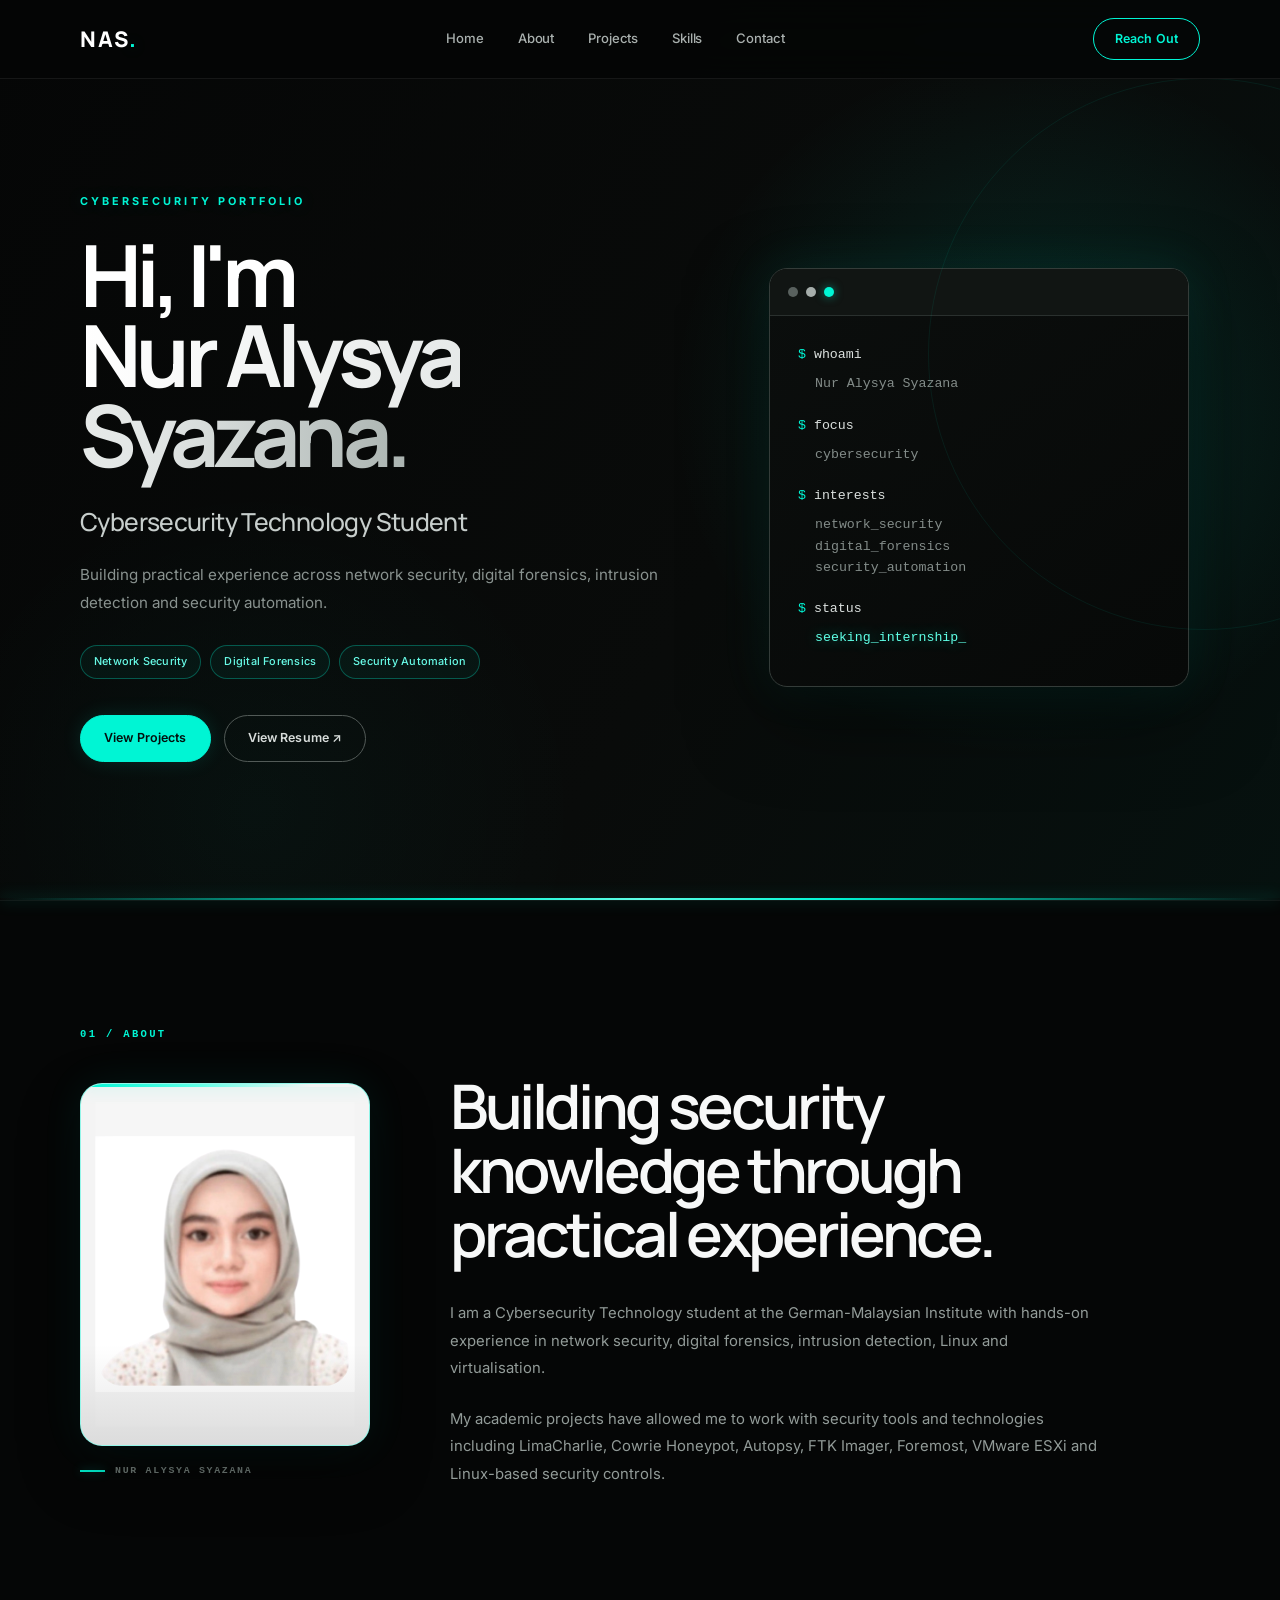
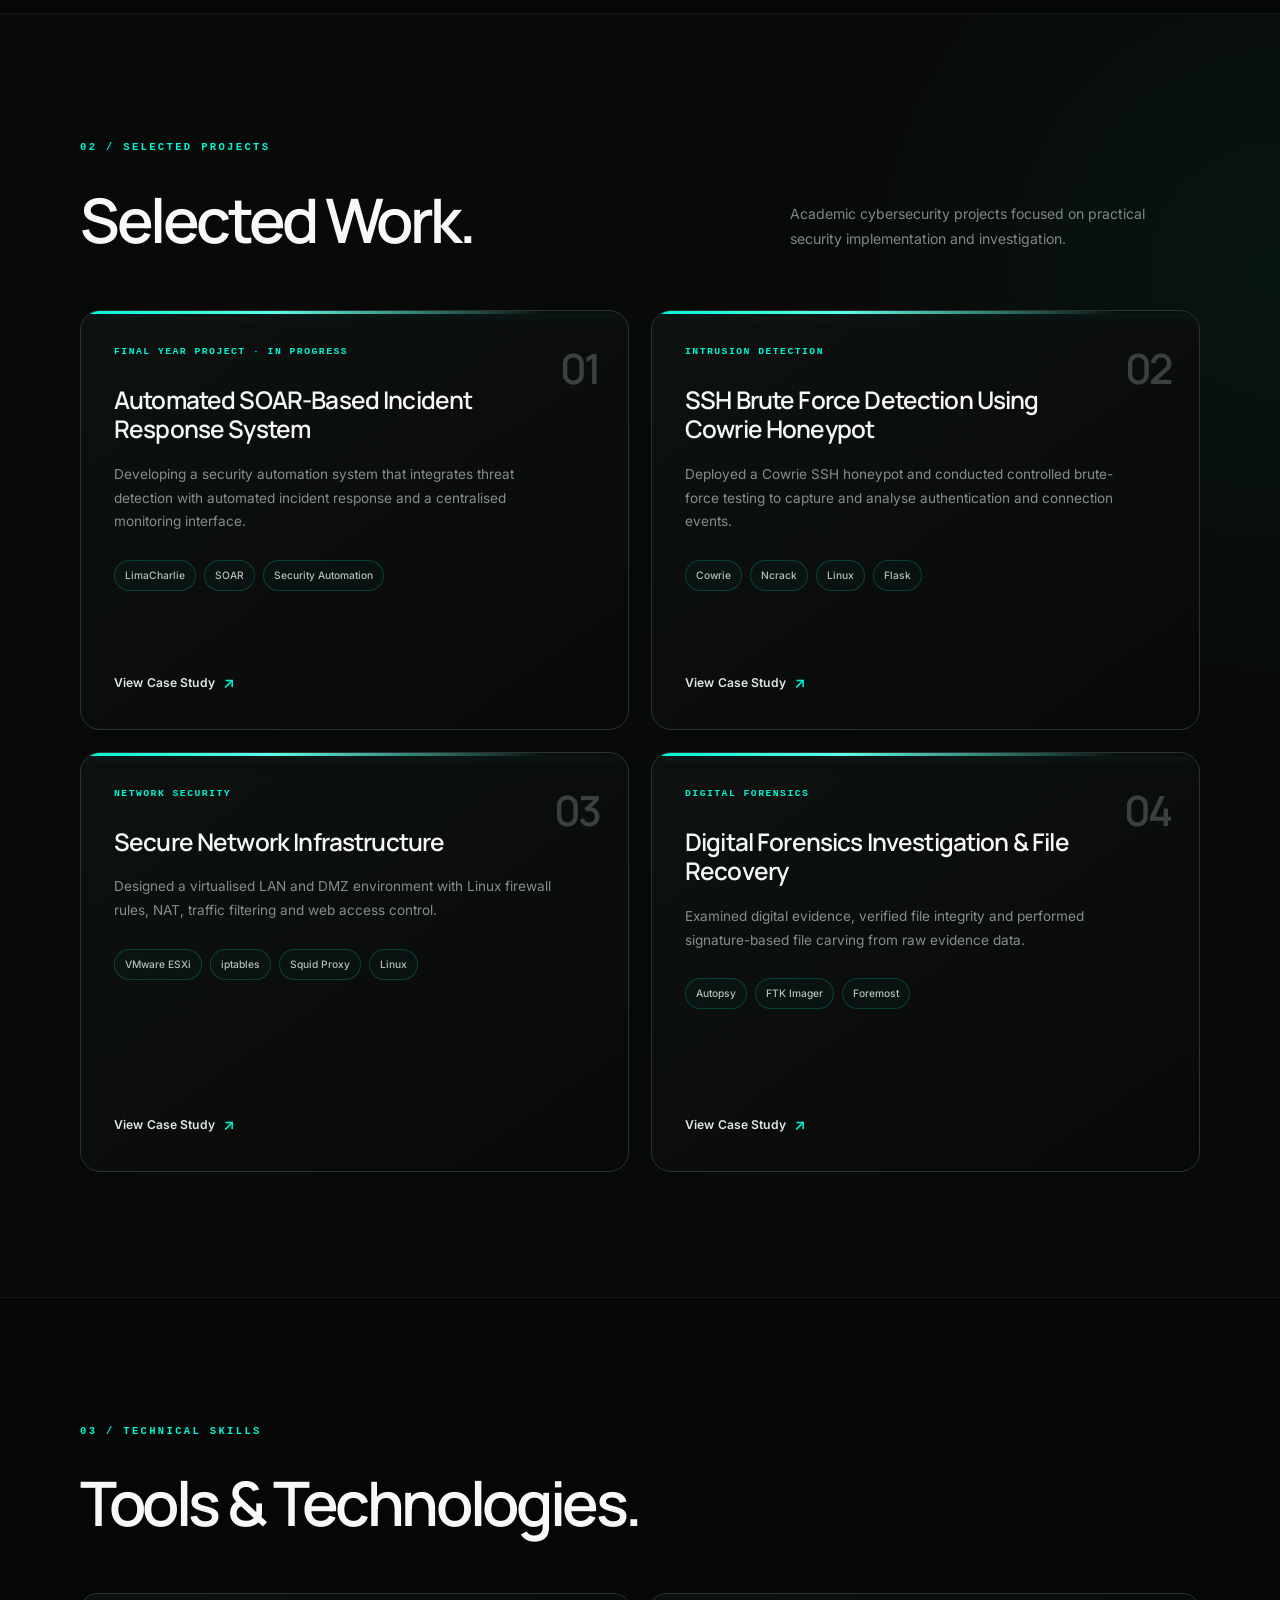
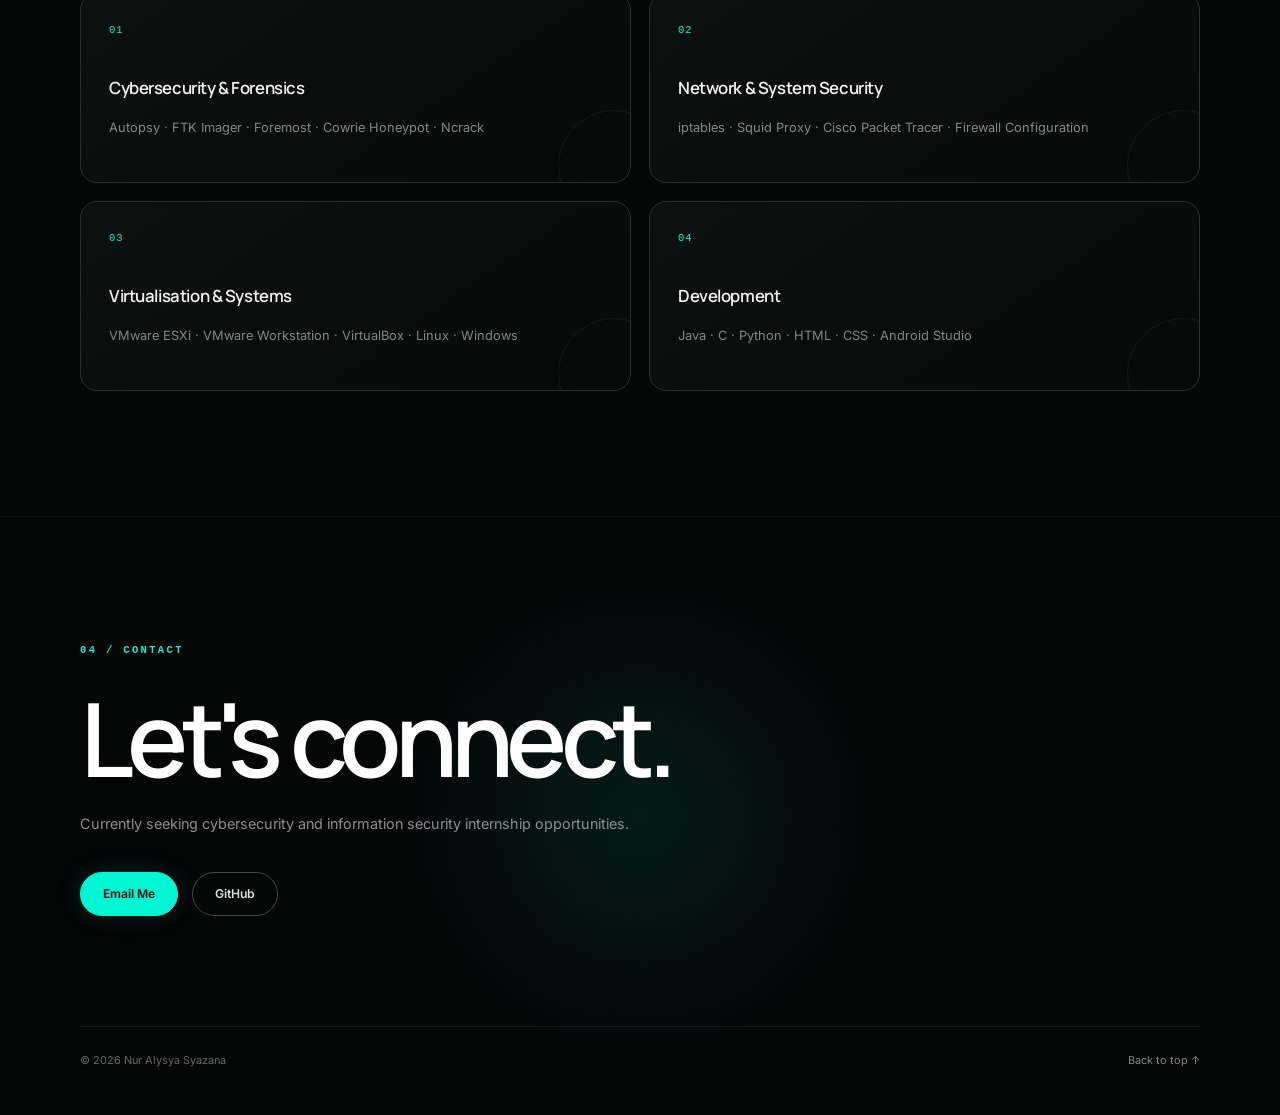
<file: index.html>
<!DOCTYPE html>
<html lang="en">

<head>
    <meta charset="UTF-8">
    <meta name="viewport" content="width=device-width, initial-scale=1.0">

    <!-- TYPOGRAPHY -->
    <link rel="preconnect" href="https://fonts.googleapis.com">
    <link rel="preconnect" href="https://fonts.gstatic.com" crossorigin>

    <link
        href="https://fonts.googleapis.com/css2?family=Inter:wght@400;500;600;700&family=Manrope:wght@400;500;600;700;800&display=swap"
        rel="stylesheet"
    >

    <!-- MAIN STYLESHEET -->
    <link rel="stylesheet" href="style.css">

    <title>Nur Alysya Syazana | Cybersecurity Portfolio</title>
</head>

<body>

    <!-- ========================================
         NAVIGATION
    ========================================= -->

    <nav class="navbar">

        <div class="container nav-container">

            <a href="#home" class="logo">
                NAS<span>.</span>
            </a>

            <div class="nav-links">
                <a href="#home">Home</a>
                <a href="#about">About</a>
                <a href="#projects">Projects</a>
                <a href="#skills">Skills</a>
                <a href="#contact">Contact</a>
            </div>

            <a href="#contact" class="nav-contact">
                Reach Out
            </a>

        </div>

    </nav>


    <!-- ========================================
         HOME
    ========================================= -->

    <section class="hero" id="home">

        <div class="container hero-grid">

            <div class="hero-content">

                <p class="eyebrow">
                    CYBERSECURITY PORTFOLIO
                </p>

                <h1>
                    Hi, I'm<br>
                    <span>Nur Alysya Syazana.</span>
                </h1>

                <h2>
                    Cybersecurity Technology Student
                </h2>

                <p class="hero-description">
                    Building practical experience across network security,
                    digital forensics, intrusion detection and security automation.
                </p>

                <div class="hero-tags">
                    <span>Network Security</span>
                    <span>Digital Forensics</span>
                    <span>Security Automation</span>
                </div>

                <div class="hero-buttons">

                    <a href="#projects" class="btn btn-primary">
                        View Projects
                    </a>

                    <a
                        href="Nur%20Alysya%20Syazana%20Resume.pdf"
                        class="btn btn-secondary"
                        target="_blank"
                        rel="noopener noreferrer"
                    >
                        View Resume ↗
                    </a>

                </div>

            </div>


            <!-- TERMINAL -->

            <div class="hero-visual">

                <div class="terminal-card">

                    <div class="terminal-top">
                        <span></span>
                        <span></span>
                        <span></span>
                    </div>

                    <div class="terminal-content">

                        <p>
                            <span class="terminal-symbol">$</span>
                            whoami
                        </p>

                        <p class="terminal-answer">
                            Nur Alysya Syazana
                        </p>

                        <p>
                            <span class="terminal-symbol">$</span>
                            focus
                        </p>

                        <p class="terminal-answer">
                            cybersecurity
                        </p>

                        <p>
                            <span class="terminal-symbol">$</span>
                            interests
                        </p>

                        <p class="terminal-answer">
                            network_security<br>
                            digital_forensics<br>
                            security_automation
                        </p>

                        <p>
                            <span class="terminal-symbol">$</span>
                            status
                        </p>

                        <p class="terminal-active">
                            seeking_internship_
                        </p>

                    </div>

                </div>

            </div>

        </div>

    </section>


    <!-- ========================================
         ABOUT
    ========================================= -->

    <section class="section" id="about">

        <div class="container">

            <p class="section-number">
                01 / ABOUT
            </p>

            <div class="about-profile-grid">

                <!-- PROFILE PHOTO -->

                <div class="profile-photo-wrapper">

                    <div class="profile-photo">

                        <img
                            src="profile.png"
                            alt="Nur Alysya Syazana"
                        >

                    </div>

                    <div class="profile-label">

                        <span></span>

                        NUR ALYSYA SYAZANA

                    </div>

                </div>


                <!-- ABOUT CONTENT -->

                <div class="about-content">

                    <h2 class="section-title">
                        Building security knowledge
                        through practical experience.
                    </h2>

                    <div class="about-text">

                        <p>
                            I am a Cybersecurity Technology student at the
                            German-Malaysian Institute with hands-on experience
                            in network security, digital forensics, intrusion
                            detection, Linux and virtualisation.
                        </p>

                        <p>
                            My academic projects have allowed me to work with
                            security tools and technologies including LimaCharlie,
                            Cowrie Honeypot, Autopsy, FTK Imager, Foremost,
                            VMware ESXi and Linux-based security controls.
                        </p>

                    </div>

                </div>

            </div>

        </div>

    </section>


    <!-- ========================================
         PROJECTS
    ========================================= -->

    <section class="section projects-section" id="projects">

        <div class="container">

            <p class="section-number">
                02 / SELECTED PROJECTS
            </p>

            <div class="section-heading">

                <h2 class="section-title">
                    Selected Work.
                </h2>

                <p>
                    Academic cybersecurity projects focused on practical
                    security implementation and investigation.
                </p>

            </div>


            <div class="project-grid">

                <!-- PROJECT 01 -->

                <article class="project-card">

                    <div class="project-number">
                        01
                    </div>

                    <p class="project-status">
                        FINAL YEAR PROJECT · IN PROGRESS
                    </p>

                    <h3>
                        Automated SOAR-Based
                        Incident Response System
                    </h3>

                    <p class="project-description">
                        Developing a security automation system that integrates
                        threat detection with automated incident response and
                        a centralised monitoring interface.
                    </p>

                    <div class="project-tools">
                        <span>LimaCharlie</span>
                        <span>SOAR</span>
                        <span>Security Automation</span>
                    </div>

                    <a href="#" class="project-link">
                        View Case Study
                        <span>↗</span>
                    </a>

                </article>


                <!-- PROJECT 02 -->

                <article class="project-card">

                    <div class="project-number">
                        02
                    </div>

                    <p class="project-status">
                        INTRUSION DETECTION
                    </p>

                    <h3>
                        SSH Brute Force Detection
                        Using Cowrie Honeypot
                    </h3>

                    <p class="project-description">
                        Deployed a Cowrie SSH honeypot and conducted controlled
                        brute-force testing to capture and analyse authentication
                        and connection events.
                    </p>

                    <div class="project-tools">
                        <span>Cowrie</span>
                        <span>Ncrack</span>
                        <span>Linux</span>
                        <span>Flask</span>
                    </div>

                    <a href="#" class="project-link">
                        View Case Study
                        <span>↗</span>
                    </a>

                </article>


                <!-- PROJECT 03 -->

                <article class="project-card">

                    <div class="project-number">
                        03
                    </div>

                    <p class="project-status">
                        NETWORK SECURITY
                    </p>

                    <h3>
                        Secure Network
                        Infrastructure
                    </h3>

                    <p class="project-description">
                        Designed a virtualised LAN and DMZ environment with
                        Linux firewall rules, NAT, traffic filtering and
                        web access control.
                    </p>

                    <div class="project-tools">
                        <span>VMware ESXi</span>
                        <span>iptables</span>
                        <span>Squid Proxy</span>
                        <span>Linux</span>
                    </div>

                    <a href="#" class="project-link">
                        View Case Study
                        <span>↗</span>
                    </a>

                </article>


                <!-- PROJECT 04 -->

                <article class="project-card">

                    <div class="project-number">
                        04
                    </div>

                    <p class="project-status">
                        DIGITAL FORENSICS
                    </p>

                    <h3>
                        Digital Forensics
                        Investigation & File Recovery
                    </h3>

                    <p class="project-description">
                        Examined digital evidence, verified file integrity
                        and performed signature-based file carving from
                        raw evidence data.
                    </p>

                    <div class="project-tools">
                        <span>Autopsy</span>
                        <span>FTK Imager</span>
                        <span>Foremost</span>
                    </div>

                    <a href="#" class="project-link">
                        View Case Study
                        <span>↗</span>
                    </a>

                </article>

            </div>

        </div>

    </section>


    <!-- ========================================
         SKILLS
    ========================================= -->

    <section class="section" id="skills">

        <div class="container">

            <p class="section-number">
                03 / TECHNICAL SKILLS
            </p>

            <h2 class="section-title">
                Tools & Technologies.
            </h2>


            <div class="skills-grid">

                <!-- SKILL 01 -->

                <div class="skill-card">

                    <p>01</p>

                    <h3>
                        Cybersecurity & Forensics
                    </h3>

                    <span>
                        Autopsy · FTK Imager · Foremost ·
                        Cowrie Honeypot · Ncrack
                    </span>

                </div>


                <!-- SKILL 02 -->

                <div class="skill-card">

                    <p>02</p>

                    <h3>
                        Network & System Security
                    </h3>

                    <span>
                        iptables · Squid Proxy · Cisco Packet Tracer ·
                        Firewall Configuration
                    </span>

                </div>


                <!-- SKILL 03 -->

                <div class="skill-card">

                    <p>03</p>

                    <h3>
                        Virtualisation & Systems
                    </h3>

                    <span>
                        VMware ESXi · VMware Workstation ·
                        VirtualBox · Linux · Windows
                    </span>

                </div>


                <!-- SKILL 04 -->

                <div class="skill-card">

                    <p>04</p>

                    <h3>
                        Development
                    </h3>

                    <span>
                        Java · C · Python · HTML · CSS ·
                        Android Studio
                    </span>

                </div>

            </div>

        </div>

    </section>


    <!-- ========================================
         CONTACT
    ========================================= -->

    <section class="section contact-section" id="contact">

        <div class="container contact-container">

            <p class="section-number">
                04 / CONTACT
            </p>

            <h2>
                Let's connect.
            </h2>

            <p class="contact-description">
                Currently seeking cybersecurity and information security
                internship opportunities.
            </p>


            <div class="contact-links">

                <a href="mailto:alysya.nana@gmail.com">
                    Email Me
                </a>

                <a
                    href="https://github.com/Alysyazana19"
                    target="_blank"
                    rel="noopener noreferrer"
                >
                    GitHub
                </a>

            </div>


            <!-- FOOTER -->

            <div class="footer">

                <p>
                    © 2026 Nur Alysya Syazana
                </p>

                <a href="#home">
                    Back to top ↑
                </a>

            </div>

        </div>

    </section>

</body>

</html>
</file>
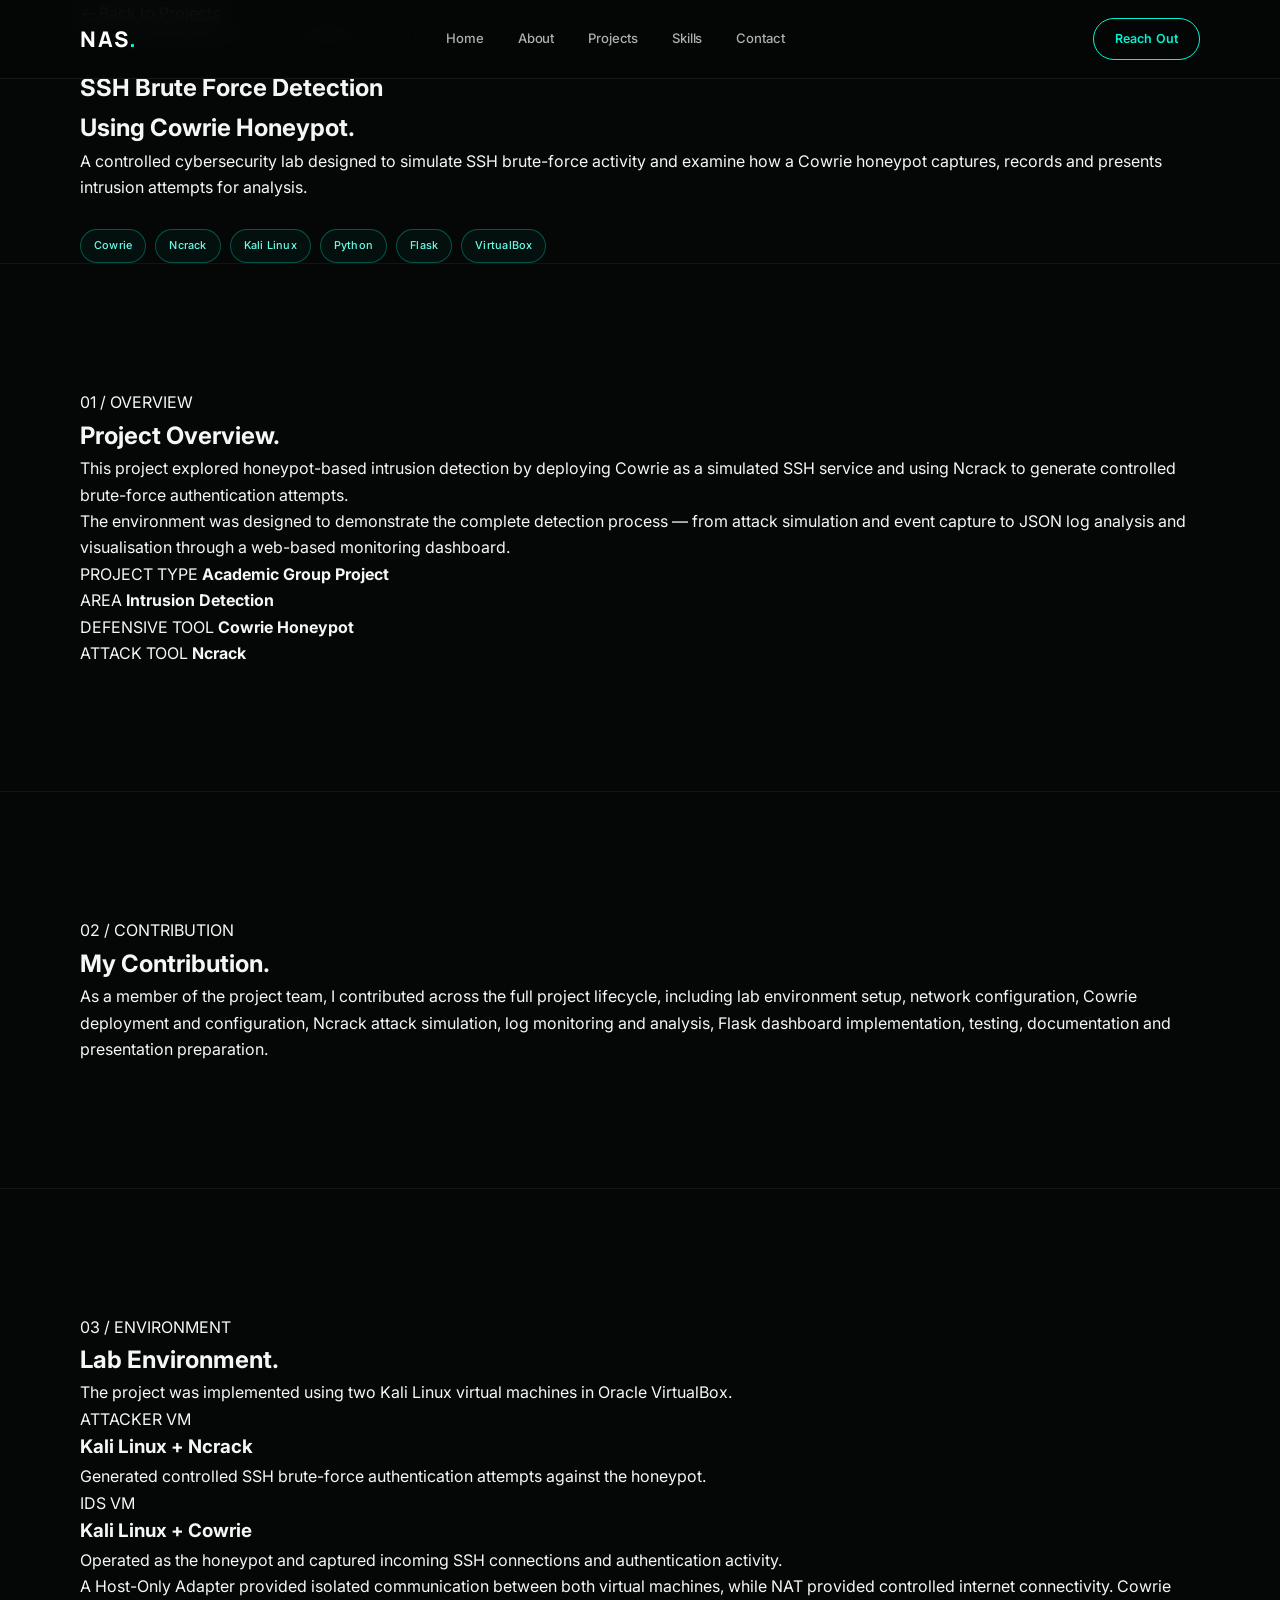
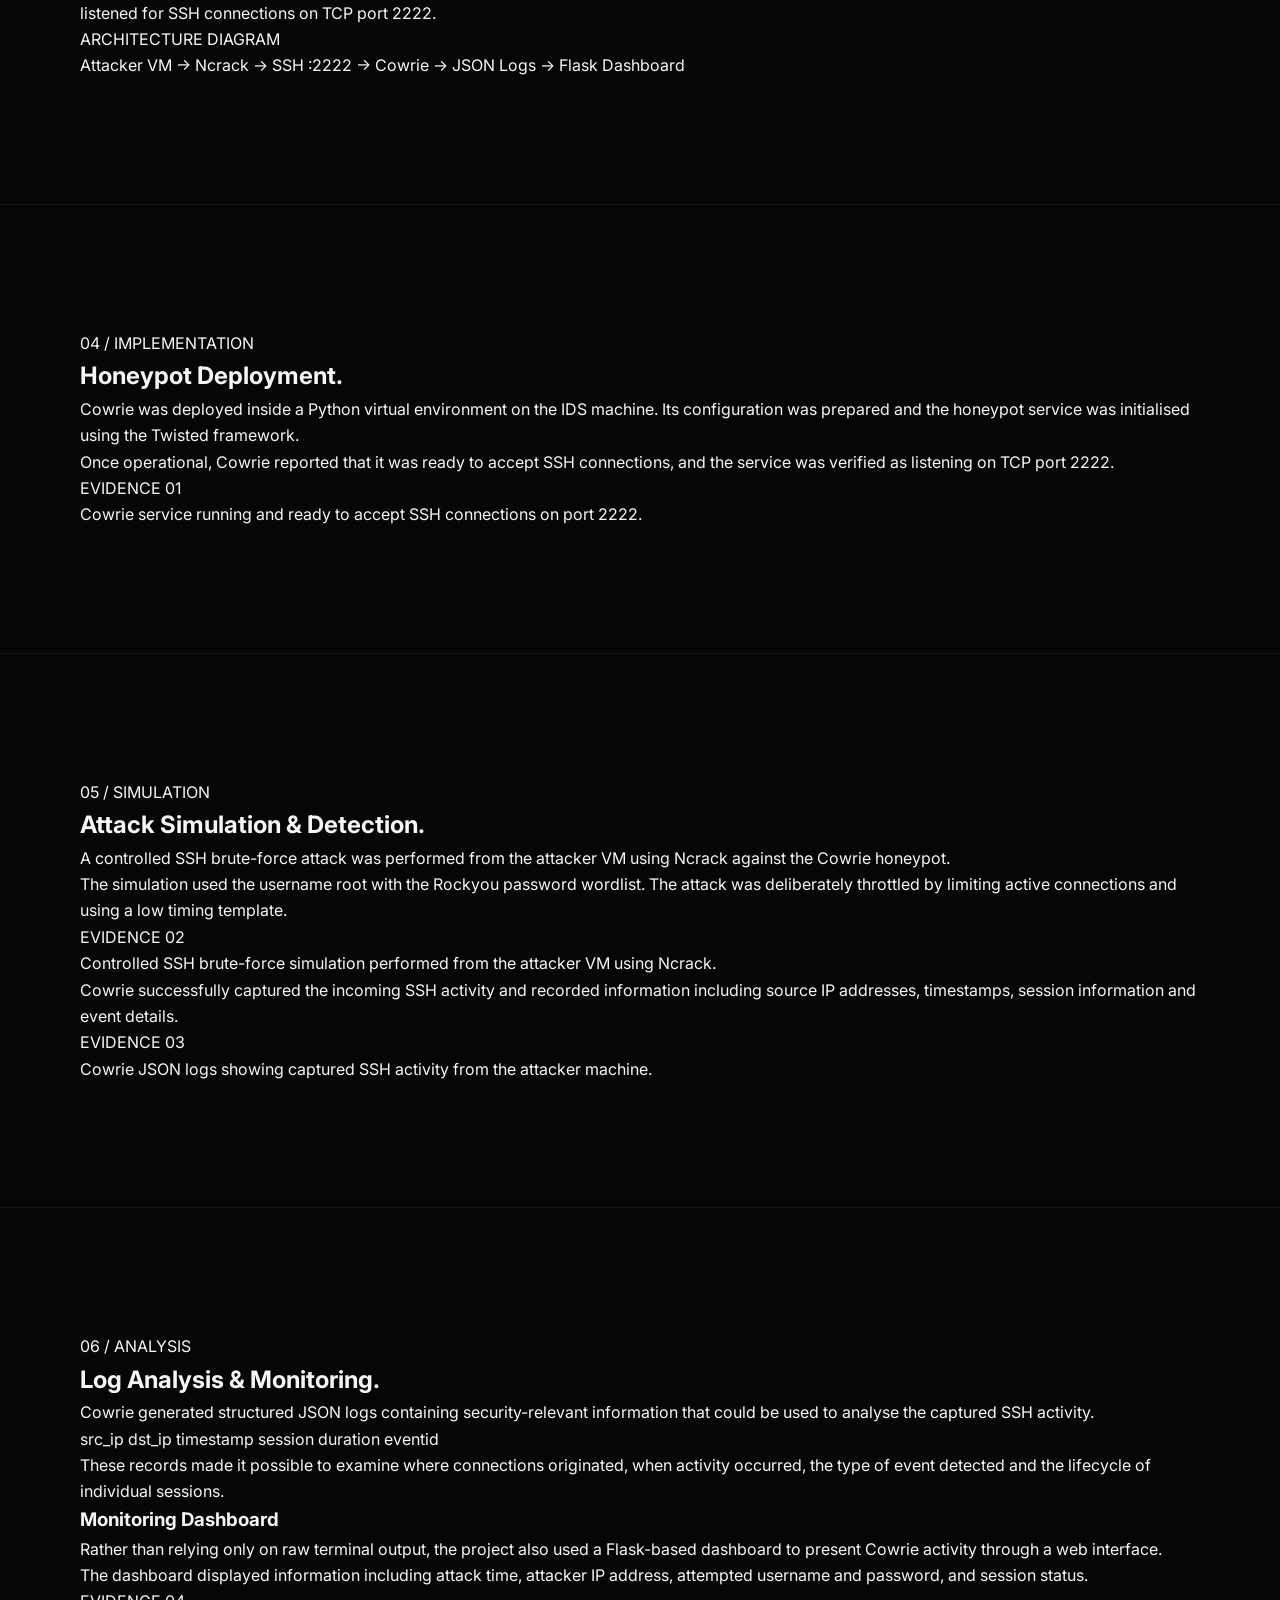
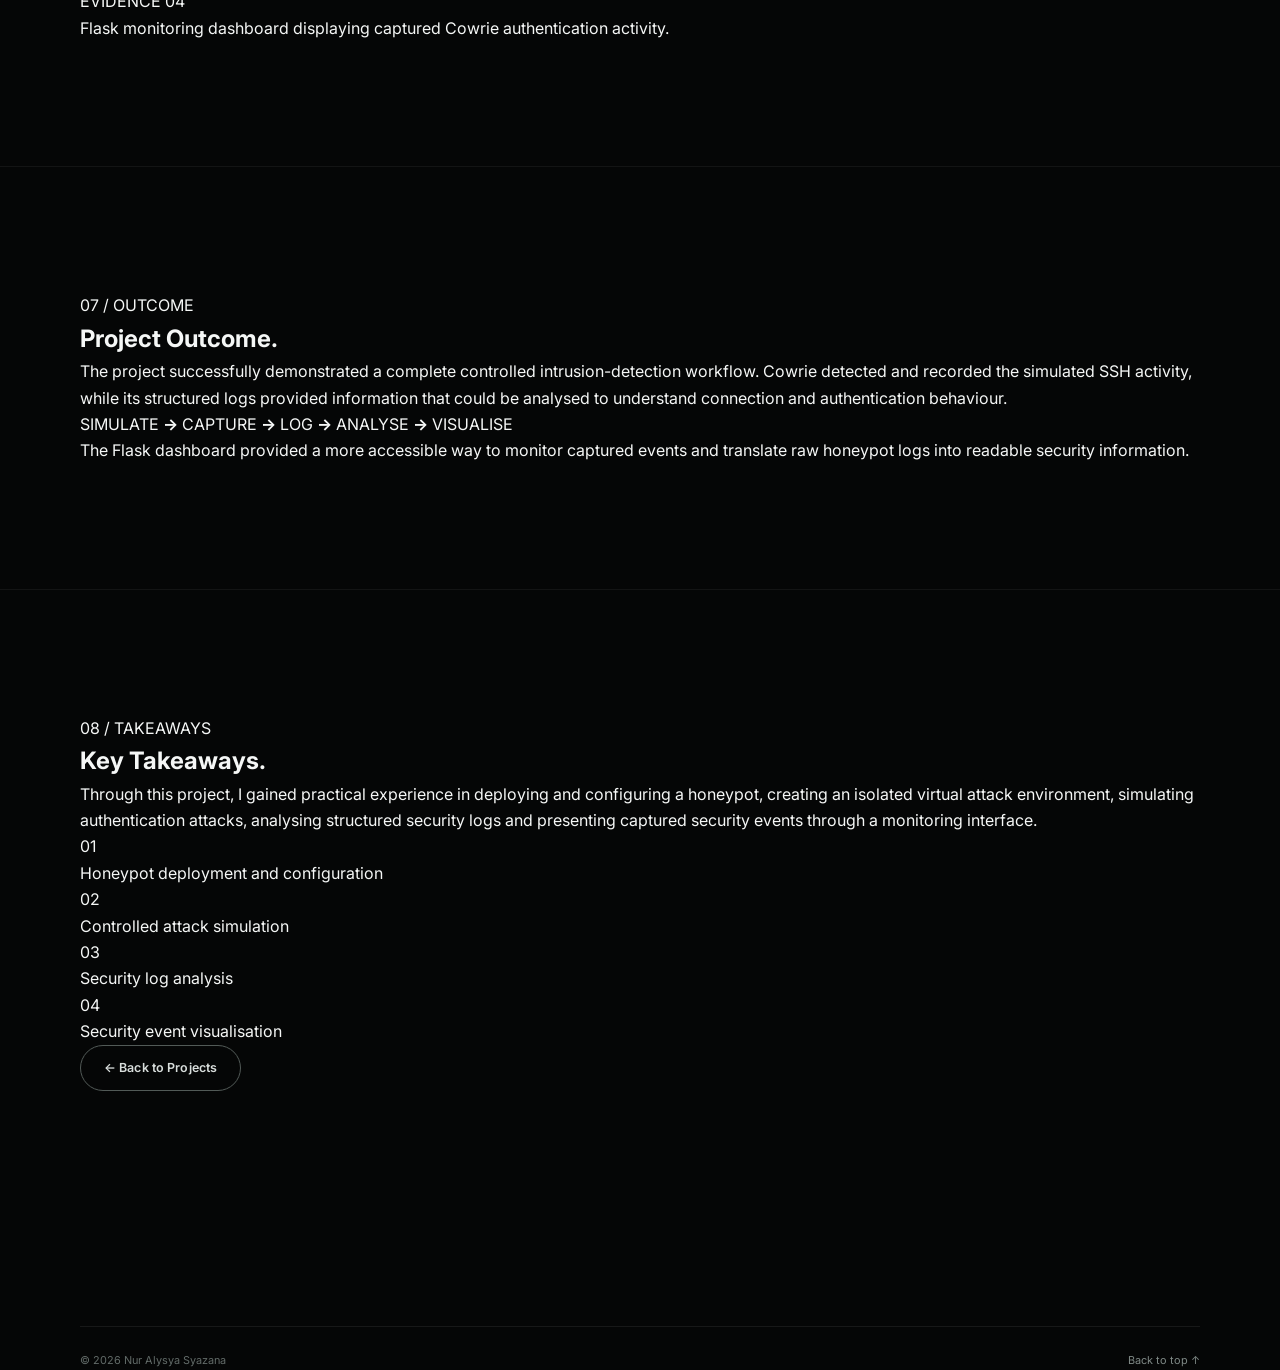
<file: cowrie.html>
<!DOCTYPE html>
<html lang="en">

<head>
    <meta charset="UTF-8">
    <meta name="viewport" content="width=device-width, initial-scale=1.0">

    <!-- TYPOGRAPHY -->
    <link rel="preconnect" href="https://fonts.googleapis.com">
    <link rel="preconnect" href="https://fonts.gstatic.com" crossorigin>

    <link
        href="https://fonts.googleapis.com/css2?family=Inter:wght@400;500;600;700&family=Manrope:wght@400;500;600;700;800&display=swap"
        rel="stylesheet"
    >

    <!-- MAIN STYLESHEET -->
    <link rel="stylesheet" href="style.css">

    <title>Cowrie Honeypot Case Study | Nur Alysya Syazana</title>
</head>

<body>

    <!-- NAVIGATION -->
    <nav class="navbar">
        <div class="container nav-container">
            <a href="index.html" class="logo">NAS<span>.</span></a>

            <div class="nav-links">
                <a href="index.html#home">Home</a>
                <a href="index.html#about">About</a>
                <a href="index.html#projects">Projects</a>
                <a href="index.html#skills">Skills</a>
                <a href="index.html#contact">Contact</a>
            </div>

            <a href="index.html#contact" class="nav-contact">Reach Out</a>
        </div>
    </nav>


    <!-- CASE STUDY HERO -->
    <section class="case-hero">
        <div class="container">

            <a href="index.html#projects" class="back-link">
                ← Back to Projects
            </a>

            <p class="eyebrow">INTRUSION DETECTION · ACADEMIC PROJECT</p>

            <h1>
                SSH Brute Force Detection<br>
                <span>Using Cowrie Honeypot.</span>
            </h1>

            <p class="case-intro">
                A controlled cybersecurity lab designed to simulate SSH
                brute-force activity and examine how a Cowrie honeypot
                captures, records and presents intrusion attempts for analysis.
            </p>

            <div class="hero-tags">
                <span>Cowrie</span>
                <span>Ncrack</span>
                <span>Kali Linux</span>
                <span>Python</span>
                <span>Flask</span>
                <span>VirtualBox</span>
            </div>

        </div>
    </section>


    <!-- PROJECT OVERVIEW -->
    <section class="section case-section">
        <div class="container case-layout">

            <div class="case-label">
                <p>01 / OVERVIEW</p>
            </div>

            <div class="case-content">
                <h2>Project Overview.</h2>

                <p>
                    This project explored honeypot-based intrusion detection
                    by deploying Cowrie as a simulated SSH service and using
                    Ncrack to generate controlled brute-force authentication
                    attempts.
                </p>

                <p>
                    The environment was designed to demonstrate the complete
                    detection process — from attack simulation and event capture
                    to JSON log analysis and visualisation through a web-based
                    monitoring dashboard.
                </p>

                <div class="case-meta-grid">

                    <div class="case-meta">
                        <span>PROJECT TYPE</span>
                        <strong>Academic Group Project</strong>
                    </div>

                    <div class="case-meta">
                        <span>AREA</span>
                        <strong>Intrusion Detection</strong>
                    </div>

                    <div class="case-meta">
                        <span>DEFENSIVE TOOL</span>
                        <strong>Cowrie Honeypot</strong>
                    </div>

                    <div class="case-meta">
                        <span>ATTACK TOOL</span>
                        <strong>Ncrack</strong>
                    </div>

                </div>
            </div>

        </div>
    </section>


    <!-- MY CONTRIBUTION -->
    <section class="section case-section">
        <div class="container case-layout">

            <div class="case-label">
                <p>02 / CONTRIBUTION</p>
            </div>

            <div class="case-content">
                <h2>My Contribution.</h2>

                <p>
                    As a member of the project team, I contributed across the
                    full project lifecycle, including lab environment setup,
                    network configuration, Cowrie deployment and configuration,
                    Ncrack attack simulation, log monitoring and analysis,
                    Flask dashboard implementation, testing, documentation
                    and presentation preparation.
                </p>
            </div>

        </div>
    </section>


    <!-- LAB ENVIRONMENT -->
    <section class="section case-section">
        <div class="container case-layout">

            <div class="case-label">
                <p>03 / ENVIRONMENT</p>
            </div>

            <div class="case-content">
                <h2>Lab Environment.</h2>

                <p>
                    The project was implemented using two Kali Linux virtual
                    machines in Oracle VirtualBox.
                </p>

                <div class="case-two-column">

                    <div class="case-info-card">
                        <span>ATTACKER VM</span>
                        <h3>Kali Linux + Ncrack</h3>
                        <p>
                            Generated controlled SSH brute-force authentication
                            attempts against the honeypot.
                        </p>
                    </div>

                    <div class="case-info-card">
                        <span>IDS VM</span>
                        <h3>Kali Linux + Cowrie</h3>
                        <p>
                            Operated as the honeypot and captured incoming SSH
                            connections and authentication activity.
                        </p>
                    </div>

                </div>

                <p>
                    A Host-Only Adapter provided isolated communication between
                    both virtual machines, while NAT provided controlled internet
                    connectivity. Cowrie listened for SSH connections on
                    TCP port 2222.
                </p>

                <!-- ARCHITECTURE DIAGRAM WILL GO HERE -->
                <div class="evidence-placeholder">
                    <span>ARCHITECTURE DIAGRAM</span>
                    <p>
                        Attacker VM → Ncrack → SSH :2222 → Cowrie →
                        JSON Logs → Flask Dashboard
                    </p>
                </div>

            </div>

        </div>
    </section>


    <!-- IMPLEMENTATION -->
    <section class="section case-section">
        <div class="container case-layout">

            <div class="case-label">
                <p>04 / IMPLEMENTATION</p>
            </div>

            <div class="case-content">
                <h2>Honeypot Deployment.</h2>

                <p>
                    Cowrie was deployed inside a Python virtual environment on
                    the IDS machine. Its configuration was prepared and the
                    honeypot service was initialised using the Twisted framework.
                </p>

                <p>
                    Once operational, Cowrie reported that it was ready to
                    accept SSH connections, and the service was verified as
                    listening on TCP port 2222.
                </p>

                <div class="evidence-placeholder">
                    <span>EVIDENCE 01</span>
                    <p>
                        Cowrie service running and ready to accept SSH
                        connections on port 2222.
                    </p>
                </div>

            </div>

        </div>
    </section>


    <!-- ATTACK SIMULATION -->
    <section class="section case-section">
        <div class="container case-layout">

            <div class="case-label">
                <p>05 / SIMULATION</p>
            </div>

            <div class="case-content">
                <h2>Attack Simulation & Detection.</h2>

                <p>
                    A controlled SSH brute-force attack was performed from the
                    attacker VM using Ncrack against the Cowrie honeypot.
                </p>

                <p>
                    The simulation used the username root with the Rockyou
                    password wordlist. The attack was deliberately throttled
                    by limiting active connections and using a low timing
                    template.
                </p>

                <div class="evidence-placeholder">
                    <span>EVIDENCE 02</span>
                    <p>
                        Controlled SSH brute-force simulation performed
                        from the attacker VM using Ncrack.
                    </p>
                </div>

                <p>
                    Cowrie successfully captured the incoming SSH activity and
                    recorded information including source IP addresses,
                    timestamps, session information and event details.
                </p>

                <div class="evidence-placeholder">
                    <span>EVIDENCE 03</span>
                    <p>
                        Cowrie JSON logs showing captured SSH activity
                        from the attacker machine.
                    </p>
                </div>

            </div>

        </div>
    </section>


    <!-- LOG ANALYSIS -->
    <section class="section case-section">
        <div class="container case-layout">

            <div class="case-label">
                <p>06 / ANALYSIS</p>
            </div>

            <div class="case-content">
                <h2>Log Analysis & Monitoring.</h2>

                <p>
                    Cowrie generated structured JSON logs containing
                    security-relevant information that could be used to
                    analyse the captured SSH activity.
                </p>

                <div class="log-fields">
                    <span>src_ip</span>
                    <span>dst_ip</span>
                    <span>timestamp</span>
                    <span>session</span>
                    <span>duration</span>
                    <span>eventid</span>
                </div>

                <p>
                    These records made it possible to examine where connections
                    originated, when activity occurred, the type of event
                    detected and the lifecycle of individual sessions.
                </p>

                <h3 class="case-subheading">Monitoring Dashboard</h3>

                <p>
                    Rather than relying only on raw terminal output, the project
                    also used a Flask-based dashboard to present Cowrie activity
                    through a web interface.
                </p>

                <p>
                    The dashboard displayed information including attack time,
                    attacker IP address, attempted username and password, and
                    session status.
                </p>

                <div class="evidence-placeholder">
                    <span>EVIDENCE 04</span>
                    <p>
                        Flask monitoring dashboard displaying captured
                        Cowrie authentication activity.
                    </p>
                </div>

            </div>

        </div>
    </section>


    <!-- OUTCOME -->
    <section class="section case-section">
        <div class="container case-layout">

            <div class="case-label">
                <p>07 / OUTCOME</p>
            </div>

            <div class="case-content">
                <h2>Project Outcome.</h2>

                <p>
                    The project successfully demonstrated a complete controlled
                    intrusion-detection workflow. Cowrie detected and recorded
                    the simulated SSH activity, while its structured logs
                    provided information that could be analysed to understand
                    connection and authentication behaviour.
                </p>

                <div class="workflow">
                    <span>SIMULATE</span>
                    <b>→</b>
                    <span>CAPTURE</span>
                    <b>→</b>
                    <span>LOG</span>
                    <b>→</b>
                    <span>ANALYSE</span>
                    <b>→</b>
                    <span>VISUALISE</span>
                </div>

                <p>
                    The Flask dashboard provided a more accessible way to
                    monitor captured events and translate raw honeypot logs
                    into readable security information.
                </p>
            </div>

        </div>
    </section>


    <!-- KEY TAKEAWAYS -->
    <section class="section case-section">
        <div class="container case-layout">

            <div class="case-label">
                <p>08 / TAKEAWAYS</p>
            </div>

            <div class="case-content">
                <h2>Key Takeaways.</h2>

                <p>
                    Through this project, I gained practical experience in
                    deploying and configuring a honeypot, creating an isolated
                    virtual attack environment, simulating authentication
                    attacks, analysing structured security logs and presenting
                    captured security events through a monitoring interface.
                </p>

                <div class="takeaway-grid">

                    <div>
                        <span>01</span>
                        <p>Honeypot deployment and configuration</p>
                    </div>

                    <div>
                        <span>02</span>
                        <p>Controlled attack simulation</p>
                    </div>

                    <div>
                        <span>03</span>
                        <p>Security log analysis</p>
                    </div>

                    <div>
                        <span>04</span>
                        <p>Security event visualisation</p>
                    </div>

                </div>

                <a href="index.html#projects" class="btn btn-secondary case-return">
                    ← Back to Projects
                </a>

            </div>

        </div>
    </section>


    <!-- FOOTER -->
    <footer class="case-footer">
        <div class="container footer">
            <p>© 2026 Nur Alysya Syazana</p>
            <a href="#">Back to top ↑</a>
        </div>
    </footer>

</body>
</html>
</file>
<file: style.css>
/* ========================================
   NUR ALYSYA SYAZANA
   CYBERSECURITY PORTFOLIO

   Luxury Motorsport / Cybersecurity
   Black · Graphite · Turquoise · Silver
======================================== */

* {
    margin: 0;
    padding: 0;
    box-sizing: border-box;
}

html {
    scroll-behavior: smooth;
}

body {
    background: #050606;
    color: #f5f7f6;

    font-family: "Inter", Arial, sans-serif;
    font-weight: 400;

    line-height: 1.65;

    overflow-x: hidden;

    -webkit-font-smoothing: antialiased;
}


/* ========================================
   GLOBAL
======================================== */

a {
    color: inherit;
}

.container {
    width: min(1120px, 88%);
    margin: 0 auto;
}


/* ========================================
   NAVIGATION
======================================== */

.navbar {
    position: fixed;
    top: 0;
    left: 0;

    width: 100%;

    z-index: 1000;

    background: rgba(5, 6, 6, 0.90);

    border-bottom:
        1px solid rgba(255, 255, 255, 0.07);

    backdrop-filter: blur(18px);
}

.nav-container {
    min-height: 78px;

    display: flex;
    align-items: center;
    justify-content: space-between;
}


/* LOGO */

.logo {
    font-family: "Manrope", sans-serif;

    color: #ffffff;

    font-size: 1.35rem;
    font-weight: 800;

    letter-spacing: 0.08em;

    text-decoration: none;
}

.logo span {
    color: #00f5d4;

    text-shadow:
        0 0 15px rgba(0, 245, 212, 0.35);
}


/* NAV LINKS */

.nav-links {
    display: flex;
    align-items: center;

    gap: 34px;
}

.nav-links a {
    color: #a9b0ae;

    font-size: 0.82rem;
    font-weight: 500;

    letter-spacing: -0.01em;

    text-decoration: none;

    transition: 0.25s ease;
}

.nav-links a:hover {
    color: #ffffff;
}


/* CONTACT BUTTON */

.nav-contact {
    padding: 10px 21px;

    border:
        1px solid #00f5d4;

    border-radius: 999px;

    color: #00f5d4;

    font-size: 0.78rem;
    font-weight: 600;

    letter-spacing: 0.01em;

    text-decoration: none;

    transition: 0.25s ease;
}

.nav-contact:hover {
    background: #00f5d4;

    color: #03100e;

    box-shadow:
        0 0 30px rgba(0, 245, 212, 0.28);
}


/* ========================================
   HERO
======================================== */

.hero {
    position: relative;

    min-height: 100vh;

    display: flex;
    align-items: center;

    padding:
        135px 0
        80px;

    background:
        radial-gradient(
            circle at 80% 45%,
            rgba(0, 245, 212, 0.12),
            transparent 31%
        ),

        radial-gradient(
            circle at 20% 90%,
            rgba(0, 245, 212, 0.035),
            transparent 25%
        ),

        linear-gradient(
            120deg,
            #050606 0%,
            #090b0a 58%,
            #06110f 100%
        );
}


/* DECORATIVE CIRCLE */

.hero::before {
    content: "";

    position: absolute;

    top: 78px;
    right: -200px;

    width: 550px;
    height: 550px;

    border:
        1px solid rgba(0, 245, 212, 0.07);

    border-radius: 50%;

    pointer-events: none;
}


/* PETRONAS LINE */

.hero::after {
    content: "";

    position: absolute;

    bottom: 0;
    left: 0;

    width: 100%;
    height: 2px;

    background:
        linear-gradient(
            90deg,
            transparent 0%,
            #00f5d4 35%,
            #5fffe6 50%,
            #00f5d4 65%,
            transparent 100%
        );

    box-shadow:
        0 0 15px rgba(0, 245, 212, 0.40);
}


/* HERO LAYOUT */

.hero-grid {
    display: grid;

    grid-template-columns:
        1.15fr 0.85fr;

    gap: 80px;

    align-items: center;
}

.hero-content {
    max-width: 720px;
}


/* EYEBROW */

.eyebrow {
    margin-bottom: 24px;

    color: #00f5d4;

    font-family: "Inter", sans-serif;

    font-size: 0.68rem;
    font-weight: 700;

    letter-spacing: 0.28em;

    text-shadow:
        0 0 18px rgba(0, 245, 212, 0.22);
}


/* MAIN HERO TITLE */

.hero h1 {
    margin-bottom: 27px;

    color: #ffffff;

    font-family: "Manrope", sans-serif;

    font-size:
        clamp(3.7rem, 6.7vw, 6.6rem);

    font-weight: 700;

    line-height: 0.93;

    letter-spacing: -0.065em;
}

.hero h1 span {
    background:
        linear-gradient(
            90deg,
            #ffffff 0%,
            #e1e5e4 65%,
            #abb4b1 100%
        );

    -webkit-background-clip: text;
    background-clip: text;

    color: transparent;
}


/* SUBTITLE */

.hero h2 {
    margin-bottom: 19px;

    color: #c7cecc;

    font-family: "Manrope", sans-serif;

    font-size:
        clamp(1.15rem, 2vw, 1.55rem);

    font-weight: 500;

    letter-spacing: -0.025em;
}


/* DESCRIPTION */

.hero-description {
    max-width: 630px;

    color: #89928f;

    font-size: 0.95rem;
    font-weight: 400;

    line-height: 1.8;
}


/* ========================================
   HERO TAGS
======================================== */

.hero-tags {
    display: flex;
    flex-wrap: wrap;

    gap: 9px;

    margin-top: 29px;
}

.hero-tags span {
    padding:
        7px 13px;

    border:
        1px solid rgba(0, 245, 212, 0.30);

    border-radius: 999px;

    background:
        rgba(0, 245, 212, 0.045);

    color: #68fbe7;

    font-size: 0.68rem;
    font-weight: 500;

    letter-spacing: 0.02em;
}


/* ========================================
   HERO BUTTONS
======================================== */

.hero-buttons {
    display: flex;
    flex-wrap: wrap;

    gap: 13px;

    margin-top: 36px;
}

.btn {
    display: inline-block;

    padding:
        12px 23px;

    border-radius: 999px;

    font-size: 0.78rem;
    font-weight: 600;

    letter-spacing: 0.01em;

    text-decoration: none;

    transition: 0.25s ease;
}

.btn-primary {
    background: #00f5d4;

    border:
        1px solid #00f5d4;

    color: #03100e;

    box-shadow:
        0 0 20px rgba(0, 245, 212, 0.12);
}

.btn-primary:hover {
    transform:
        translateY(-3px);

    background: #5fffe6;

    border-color: #5fffe6;

    box-shadow:
        0 0 35px rgba(0, 245, 212, 0.30);
}

.btn-secondary {
    border:
        1px solid #525a57;

    color: #d8dddb;
}

.btn-secondary:hover {
    transform:
        translateY(-3px);

    border-color: #00f5d4;

    color: #00f5d4;
}


/* ========================================
   TERMINAL
======================================== */

.hero-visual {
    display: flex;

    justify-content: center;
}

.terminal-card {
    width: 100%;
    max-width: 420px;

    overflow: hidden;

    border:
        1px solid #343c39;

    border-radius: 18px;

    background:
        linear-gradient(
            145deg,
            #0b0e0d,
            #070908
        );

    box-shadow:
        0 30px 80px rgba(0, 0, 0, 0.50),
        0 0 50px rgba(0, 245, 212, 0.10);
}

.terminal-top {
    height: 47px;

    display: flex;
    align-items: center;

    gap: 8px;

    padding:
        0 18px;

    background: #111513;

    border-bottom:
        1px solid #2a302e;
}

.terminal-top span {
    width: 10px;
    height: 10px;

    border-radius: 50%;

    background: #59615e;
}

.terminal-top span:nth-child(2) {
    background: #a6aeab;
}

.terminal-top span:nth-child(3) {
    background: #00f5d4;

    box-shadow:
        0 0 10px rgba(0, 245, 212, 0.50);
}

.terminal-content {
    min-height: 370px;

    padding: 28px;

    color: #dce1df;

    font-family:
        "Courier New",
        Courier,
        monospace;

    font-size: 0.83rem;

    line-height: 1.6;
}

.terminal-content p {
    margin-bottom: 8px;
}

.terminal-symbol {
    color: #00f5d4;
}

.terminal-answer {
    margin-bottom:
        20px !important;

    padding-left: 17px;

    color: #838c89;
}

.terminal-active {
    padding-left: 17px;

    color: #5fffe6;

    text-shadow:
        0 0 14px rgba(0, 245, 212, 0.45);
}


/* ========================================
   GENERAL SECTIONS
======================================== */

.section {
    position: relative;

    padding:
        125px 0;

    border-top:
        1px solid rgba(255, 255, 255, 0.055);
}


/* SMALL SECTION LABEL */

.section-number {
    margin-bottom: 31px;

    color: #00f5d4;

    font-family:
        "Courier New",
        Courier,
        monospace;

    font-size: 0.66rem;
    font-weight: 700;

    letter-spacing: 0.22em;
}


/* BIG EDITORIAL TITLES */

.section-title {
    color: #f7f8f8;

    font-family: "Manrope", sans-serif;

    font-size:
        clamp(2.5rem, 4.8vw, 4.25rem);

    font-weight: 600;

    line-height: 1.04;

    letter-spacing: -0.055em;
}

.section-heading {
    display: flex;

    align-items: end;
    justify-content: space-between;

    gap: 50px;

    margin-bottom: 58px;
}

.section-heading > p {
    max-width: 410px;

    color: #7f8885;

    font-size: 0.88rem;

    line-height: 1.8;
}


/* ========================================
   ABOUT + PROFILE PHOTO
======================================== */

.about-profile-grid {
    display: grid;

    grid-template-columns:
        290px 1fr;

    gap: 80px;

    align-items: center;
}

.profile-photo-wrapper {
    position: relative;

    width: 100%;
    max-width: 290px;
}

.profile-photo {
    position: relative;

    width: 100%;

    aspect-ratio: 4 / 5;

    overflow: hidden;

    border:
        1px solid rgba(0, 245, 212, 0.40);

    border-radius: 22px;

    background: #f4f4f4;

    box-shadow:
        0 25px 60px rgba(0, 0, 0, 0.40),
        0 0 40px rgba(0, 245, 212, 0.08);
}


/* TURQUOISE PHOTO DETAIL */

.profile-photo::before {
    content: "";

    position: absolute;

    top: 0;
    left: 0;

    z-index: 3;

    width: 100%;
    height: 3px;

    background:
        linear-gradient(
            90deg,
            #00f5d4,
            #5fffe6,
            transparent 80%
        );

    box-shadow:
        0 0 16px rgba(0, 245, 212, 0.35);
}


/* PROFILE IMAGE */

.profile-photo img {
    display: block;

    width: 100%;
    height: 100%;

    object-fit: contain;

    object-position: center;

    background: #f4f4f4;

    transform:
        scale(0.90);

    filter:
        contrast(1.02)
        saturate(0.95);

    transition:
        transform 0.4s ease,
        filter 0.4s ease;
}

.profile-photo::after {
    content: "";

    position: absolute;

    inset: 0;

    z-index: 2;

    pointer-events: none;

    background:
        linear-gradient(
            180deg,
            transparent 72%,
            rgba(5, 6, 6, 0.10) 100%
        );
}

.profile-photo:hover img {
    transform:
        scale(0.93);

    filter:
        contrast(1.03)
        saturate(1);
}


/* PROFILE NAME */

.profile-label {
    display: flex;
    align-items: center;

    gap: 10px;

    margin-top: 17px;

    color: #737d79;

    font-family:
        "Courier New",
        Courier,
        monospace;

    font-size: 0.62rem;
    font-weight: 700;

    letter-spacing: 0.17em;
}

.profile-label span {
    width: 25px;
    height: 2px;

    background: #00f5d4;

    box-shadow:
        0 0 10px rgba(0, 245, 212, 0.35);
}


/* ABOUT CONTENT */

.about-content {
    max-width: 720px;
}

.about-content .section-title {
    margin-bottom: 34px;
}

.about-text {
    max-width: 650px;

    color: #929b98;

    font-size: 0.93rem;

    line-height: 1.85;
}

.about-text p + p {
    margin-top: 23px;
}


/* ========================================
   PROJECTS
======================================== */

.projects-section {
    background:
        radial-gradient(
            circle at 100% 20%,
            rgba(0, 245, 212, 0.045),
            transparent 28%
        ),
        #080a09;
}

.project-grid {
    display: grid;

    grid-template-columns:
        repeat(2, 1fr);

    gap: 22px;
}

.project-card {
    position: relative;

    min-height: 420px;

    display: flex;
    flex-direction: column;

    padding: 33px;

    overflow: hidden;

    border:
        1px solid #2b3330;

    border-radius: 20px;

    background:
        linear-gradient(
            145deg,
            #0d1110,
            #080a09
        );

    transition:
        transform 0.25s ease,
        border-color 0.25s ease,
        box-shadow 0.25s ease;
}


/* CARD TURQUOISE LINE */

.project-card::before {
    content: "";

    position: absolute;

    top: 0;
    left: 0;

    width: 100%;
    height: 3px;

    background:
        linear-gradient(
            90deg,
            #00f5d4 0%,
            #5fffe6 35%,
            transparent 85%
        );

    box-shadow:
        0 0 15px rgba(0, 245, 212, 0.20);
}

.project-card:hover {
    transform:
        translateY(-7px);

    border-color:
        rgba(0, 245, 212, 0.65);

    box-shadow:
        0 24px 60px rgba(0, 0, 0, 0.35),
        0 0 40px rgba(0, 245, 212, 0.09);
}


/* LARGE PROJECT NUMBER */

.project-number {
    position: absolute;

    top: 23px;
    right: 28px;

    color: #39423f;

    font-family: "Manrope", sans-serif;

    font-size: 2.6rem;
    font-weight: 600;

    letter-spacing: -0.06em;
}


/* PROJECT CATEGORY */

.project-status {
    margin-bottom: 25px;

    color: #00f5d4;

    font-family:
        "Courier New",
        Courier,
        monospace;

    font-size: 0.61rem;
    font-weight: 700;

    letter-spacing: 0.15em;
}


/* PROJECT TITLE */

.project-card h3 {
    max-width: 82%;

    margin-bottom: 19px;

    color: #f5f7f6;

    font-family: "Manrope", sans-serif;

    font-size: 1.52rem;
    font-weight: 600;

    line-height: 1.22;

    letter-spacing: -0.035em;
}


/* PROJECT DESCRIPTION */

.project-description {
    max-width: 92%;

    margin-bottom: 26px;

    color: #858e8b;

    font-size: 0.85rem;

    line-height: 1.75;
}


/* PROJECT TOOL TAGS */

.project-tools {
    display: flex;
    flex-wrap: wrap;

    gap: 8px;

    margin-bottom: 30px;
}

.project-tools span {
    padding:
        6px 10px;

    border:
        1px solid rgba(0, 245, 212, 0.20);

    border-radius: 999px;

    background:
        rgba(0, 245, 212, 0.025);

    color: #b4bfbc;

    font-size: 0.64rem;
    font-weight: 500;
}


/* CASE STUDY LINK */

.project-link {
    margin-top: auto;

    width: fit-content;

    display: inline-flex;
    align-items: center;

    gap: 8px;

    color: #e1e6e4;

    font-size: 0.76rem;
    font-weight: 600;

    letter-spacing: 0.01em;

    text-decoration: none;

    transition: 0.25s ease;
}

.project-link span {
    color: #00f5d4;

    font-size: 0.95rem;

    transition:
        transform 0.25s ease;
}

.project-link:hover {
    color: #00f5d4;
}

.project-link:hover span {
    transform:
        translate(3px, -3px);
}


/* ========================================
   SKILLS
======================================== */

#skills .section-title {
    margin-bottom: 58px;
}

.skills-grid {
    display: grid;

    grid-template-columns:
        repeat(2, 1fr);

    gap: 18px;
}

.skill-card {
    position: relative;

    min-height: 190px;

    padding: 28px;

    overflow: hidden;

    border:
        1px solid #2b3330;

    border-radius: 17px;

    background:
        linear-gradient(
            145deg,
            #0c100f,
            #080a09
        );

    transition:
        transform 0.25s ease,
        border-color 0.25s ease,
        box-shadow 0.25s ease;
}

.skill-card::after {
    content: "";

    position: absolute;

    right: -40px;
    bottom: -40px;

    width: 110px;
    height: 110px;

    border:
        1px solid rgba(0, 245, 212, 0.08);

    border-radius: 50%;
}

.skill-card:hover {
    transform:
        translateY(-4px);

    border-color:
        rgba(0, 245, 212, 0.50);

    box-shadow:
        0 0 30px rgba(0, 245, 212, 0.05);
}


/* SKILL NUMBER */

.skill-card > p {
    margin-bottom: 35px;

    color: #00f5d4;

    font-family:
        "Courier New",
        Courier,
        monospace;

    font-size: 0.66rem;

    letter-spacing: 0.08em;
}


/* SKILL TITLE */

.skill-card h3 {
    margin-bottom: 11px;

    color: #f1f3f2;

    font-family: "Manrope", sans-serif;

    font-size: 1.05rem;
    font-weight: 600;

    letter-spacing: -0.025em;
}


/* SKILL LIST */

.skill-card span {
    color: #818a87;

    font-size: 0.80rem;

    line-height: 1.85;
}


/* ========================================
   CONTACT
======================================== */

.contact-section {
    padding-bottom: 45px;

    background:
        radial-gradient(
            circle at 50% 50%,
            rgba(0, 245, 212, 0.085),
            transparent 35%
        ),
        #050606;
}

.contact-container > h2 {
    margin-bottom: 23px;

    color: #ffffff;

    font-family: "Manrope", sans-serif;

    font-size:
        clamp(3.3rem, 8vw, 7rem);

    font-weight: 600;

    line-height: 0.95;

    letter-spacing: -0.065em;
}

.contact-description {
    max-width: 600px;

    color: #89928f;

    font-size: 0.90rem;

    line-height: 1.8;
}


/* CONTACT BUTTONS */

.contact-links {
    display: flex;
    flex-wrap: wrap;

    gap: 14px;

    margin-top: 36px;
}

.contact-links a {
    padding:
        11px 22px;

    border:
        1px solid #414946;

    border-radius: 999px;

    color: #dce1df;

    font-size: 0.76rem;
    font-weight: 600;

    text-decoration: none;

    transition: 0.25s ease;
}

.contact-links a:first-child {
    border-color: #00f5d4;

    background: #00f5d4;

    color: #03100e;

    box-shadow:
        0 0 25px rgba(0, 245, 212, 0.12);
}

.contact-links a:hover {
    transform:
        translateY(-3px);

    border-color: #00f5d4;

    box-shadow:
        0 0 28px rgba(0, 245, 212, 0.13);
}


/* ========================================
   FOOTER
======================================== */

.footer {
    display: flex;

    justify-content: space-between;
    align-items: center;

    margin-top: 110px;

    padding-top: 25px;

    border-top:
        1px solid rgba(255, 255, 255, 0.07);

    color: #626b68;

    font-size: 0.68rem;
}

.footer a {
    color: #7f8986;

    text-decoration: none;
}

.footer a:hover {
    color: #00f5d4;
}


/* ========================================
   TEXT SELECTION
======================================== */

::selection {
    background: #00f5d4;

    color: #03100e;
}


/* ========================================
   SCROLLBAR
======================================== */

::-webkit-scrollbar {
    width: 9px;
}

::-webkit-scrollbar-track {
    background: #050606;
}

::-webkit-scrollbar-thumb {
    background: #343c39;

    border-radius: 10px;
}

::-webkit-scrollbar-thumb:hover {
    background: #00f5d4;
}


/* ========================================
   TABLET
======================================== */

@media (max-width: 900px) {

    .nav-links {
        display: none;
    }

    .hero-grid {
        grid-template-columns: 1fr;

        gap: 60px;
    }

    .hero {
        padding-top: 150px;
    }

    .hero-visual {
        justify-content: flex-start;
    }

    .terminal-card {
        max-width: 520px;
    }

    .about-profile-grid {
        grid-template-columns:
            240px 1fr;

        gap: 45px;
    }

    .profile-photo-wrapper {
        max-width: 240px;
    }

    .section-heading {
        display: block;
    }

    .section-heading > p {
        margin-top: 22px;
    }

    .project-grid,
    .skills-grid {
        grid-template-columns: 1fr;
    }
}


/* ========================================
   SMALL TABLET
======================================== */

@media (max-width: 700px) {

    .about-profile-grid {
        grid-template-columns: 1fr;

        gap: 45px;
    }

    .profile-photo-wrapper {
        max-width: 280px;
    }
}


/* ========================================
   MOBILE
======================================== */

@media (max-width: 600px) {

    .container {
        width: 90%;
    }

    .navbar {
        position: absolute;
    }

    .nav-container {
        min-height: 70px;
    }

    .nav-contact {
        padding:
            8px 15px;

        font-size: 0.70rem;
    }

    .hero {
        min-height: auto;

        padding-top: 135px;

        padding-bottom: 90px;
    }

    .hero::before {
        display: none;
    }

    .hero h1 {
        font-size:
            clamp(3rem, 15vw, 4.8rem);
    }

    .hero h2 {
        font-size: 1.1rem;
    }

    .hero-buttons {
        flex-direction: column;

        align-items: flex-start;
    }

    .btn {
        text-align: center;
    }

    .terminal-content {
        min-height: auto;

        padding: 23px;

        font-size: 0.76rem;
    }

    .section {
        padding:
            85px 0;
    }

    .section-title {
        font-size: 2.55rem;
    }

    .profile-photo-wrapper {
        max-width: 260px;
    }

    .project-card {
        min-height: 390px;

        padding: 25px;
    }

    .project-number {
        font-size: 2rem;
    }

    .project-card h3 {
        max-width: 90%;

        font-size: 1.30rem;
    }

    .contact-container > h2 {
        font-size: 3.5rem;
    }

    .footer {
        align-items: flex-start;

        flex-direction: column;

        gap: 12px;

        margin-top: 80px;
    }
}
</file>
